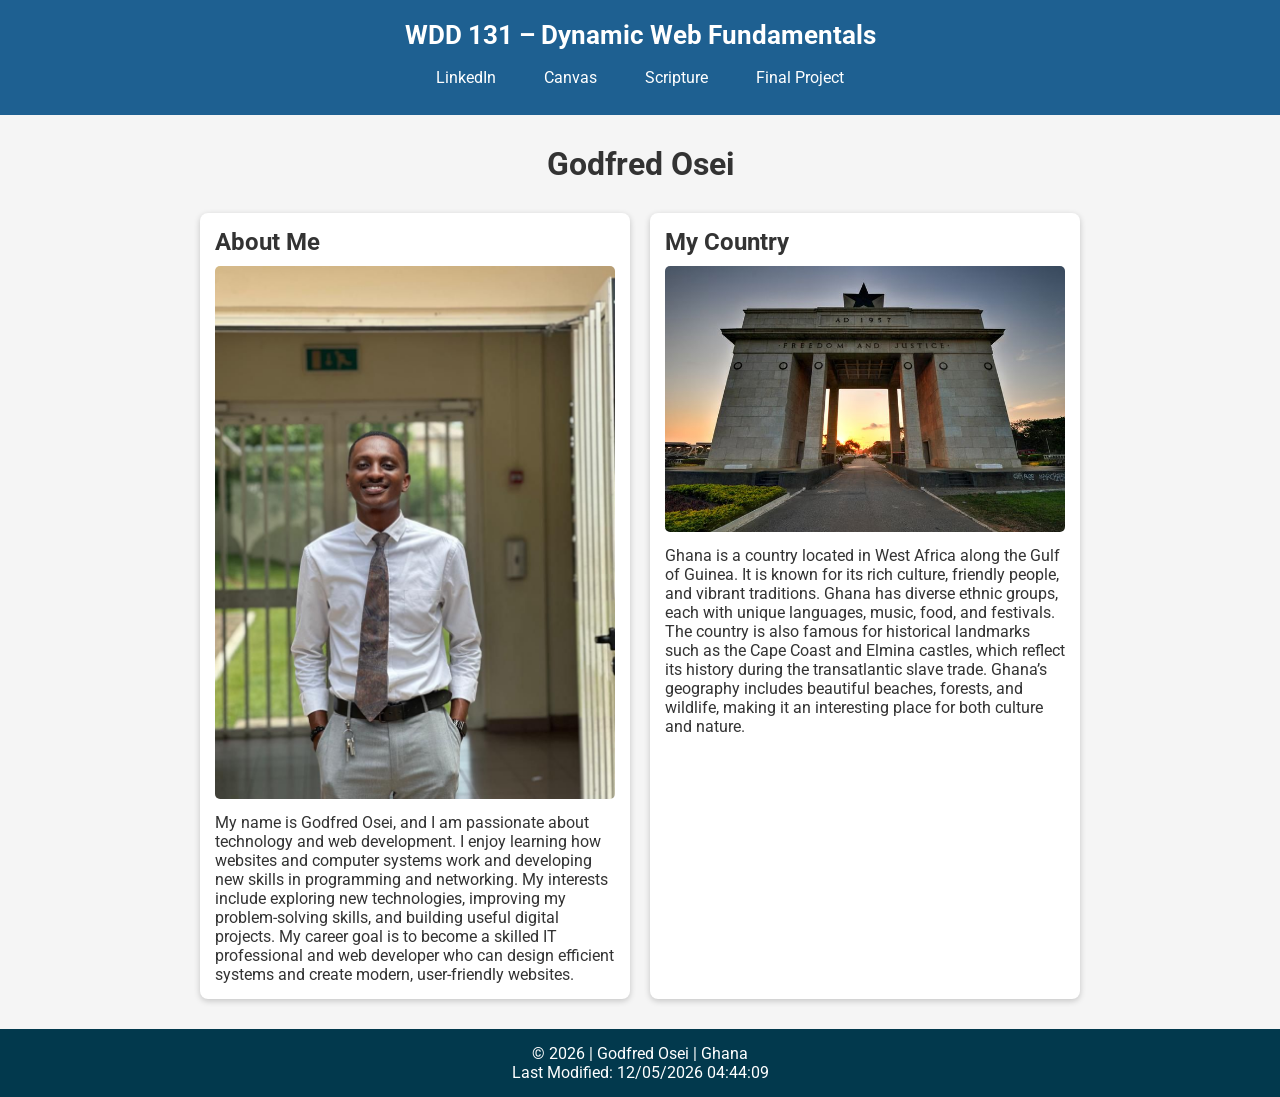
<file: index.html>
<!DOCTYPE html>
<html lang="en">

<head>
    <meta charset="UTF-8">
    <meta name="viewport" content="width=device-width, initial-scale=1.0">

    <title>WDD 131 – Dynamic Web Fundamentals – Godfred Osei</title>

    <meta name="description"
        content="WDD 131 – Dynamic Web Fundamentals. Home page of Godfred Osei showing personal info, country info and course links.">
    <meta name="author" content="Godfred Osei">

    <link rel="stylesheet" href="styles/base.css">

    <script src="scripts/getdates.js" defer></script>

    <link rel="preconnect" href="https://fonts.googleapis.com">
    <link rel="preconnect" href="https://fonts.gstatic.com" crossorigin>
    <link href="https://fonts.googleapis.com/css2?family=Roboto&family=Merriweather&display=swap" rel="stylesheet">

</head>

<body>

    <header>

        <span id="course-title">WDD 131 – Dynamic Web Fundamentals</span>

        <nav>
            <a href="https://www.linkedin.com/in/osei-godfred/">LinkedIn</a>
            <a href="https://byupw.instructure.com/">Canvas</a>
            <a
                href="https://www.churchofjesuschrist.org/study/scriptures/bofm/ether/12?lang=eng&id=p27#p27">Scripture</a>
            <a href="#">Final Project</a>
        </nav>

    </header>


    <main>

        <h1>Godfred Osei</h1>

        <section class="card">

            <h2>About Me</h2>

            <img src="images/profile.jpeg" alt="Profile Photo">

            <p>
                My name is Godfred Osei, and I am passionate about technology and web development. I enjoy learning how
                websites and computer systems work and developing new skills in programming and networking. My interests
                include exploring new technologies, improving my problem-solving skills, and building useful digital
                projects. My career goal is to become a skilled IT professional and web developer who can design
                efficient systems and create modern, user-friendly websites.
            </p>

        </section>


        <section class="card">

            <h2>My Country</h2>

            <img src="images/blackstar.jpeg" alt="Country Image">

            <p>
                Ghana is a country located in West Africa along the Gulf of Guinea. It is known for its rich culture,
                friendly people, and vibrant traditions. Ghana has diverse ethnic groups, each with unique languages,
                music, food, and festivals. The country is also famous for historical landmarks such as the Cape Coast
                and Elmina castles, which reflect its history during the transatlantic slave trade. Ghana’s geography
                includes beautiful beaches, forests, and wildlife, making it an interesting place for both culture and
                nature.
            </p>

        </section>

    </main>


    <footer>

        <p>
            © <span id="currentyear"></span> | Godfred Osei | Ghana
        </p>

        <p id="lastModified"></p>

    </footer>

</body>

</html>
</file>
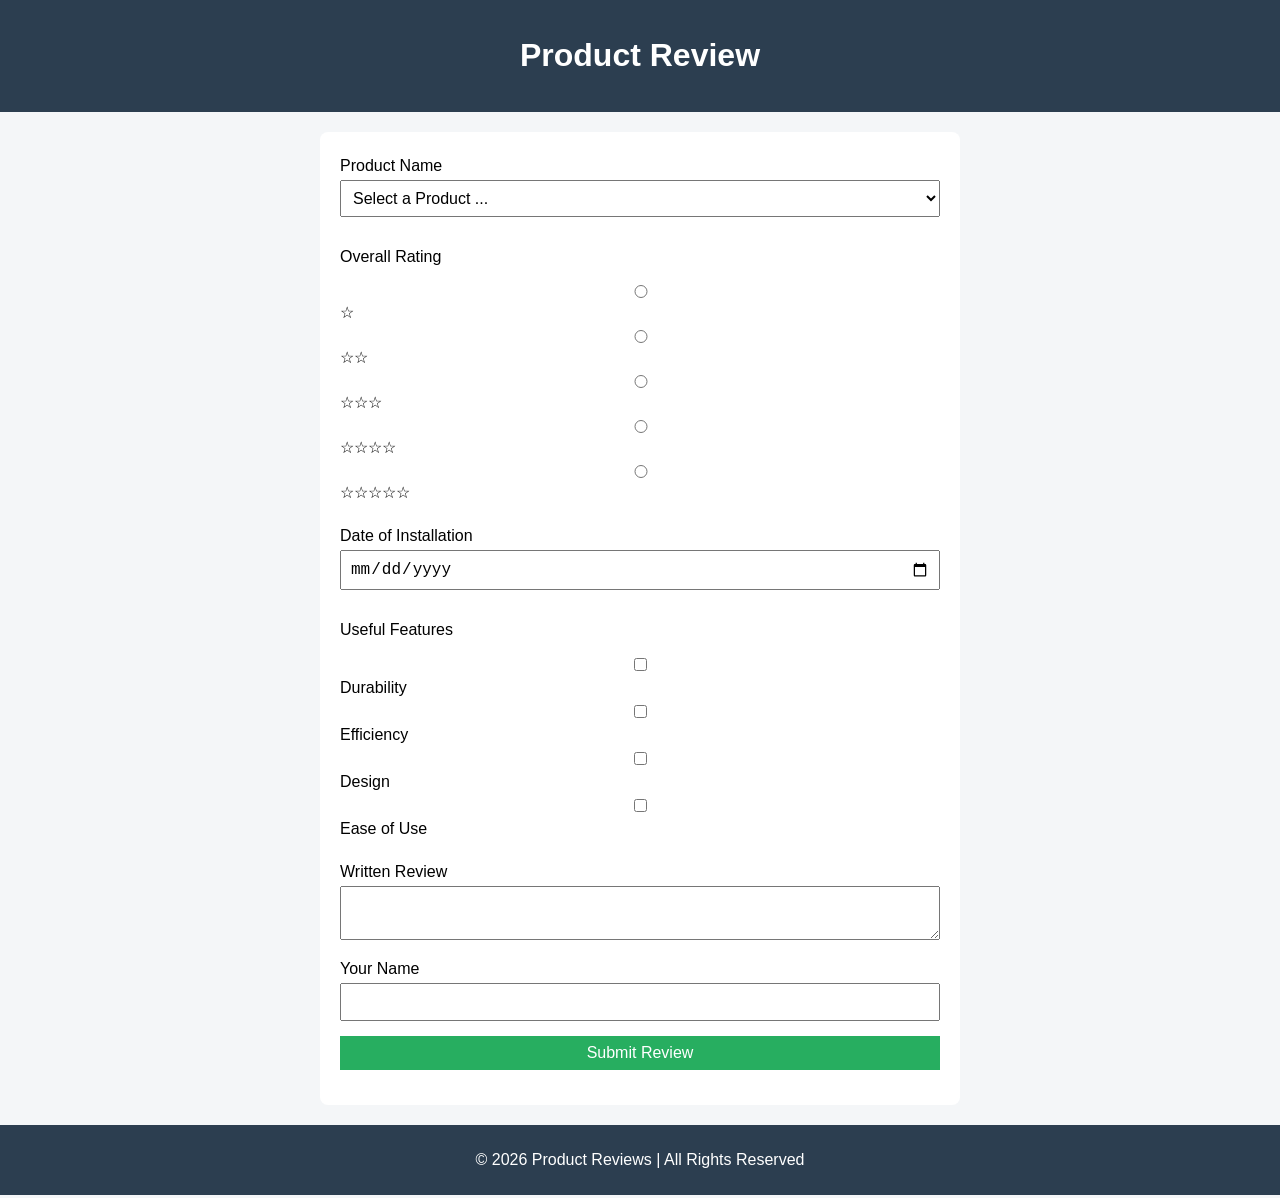
<file: form.html>
<!DOCTYPE html>
<html lang="en">
<head>
    <meta charset="UTF-8">
    <meta name="viewport" content="width=device-width, initial-scale=1.0">

    <title>Product Review Form</title>

    <!-- ✅ REQUIRED META TAGS -->
    <meta name="description" content="Submit a product review including rating, installation date, useful features, and feedback.">
    <meta name="author" content="Godfred Osei">

    <link rel="stylesheet" href="styles/form.css">
    <script src="scripts/form.js" defer></script>
</head>

<body>

<header>
    <h1>Product Review</h1>
</header>

<main>
    <form method="get" action="review.html">

        <!-- Product Name -->
        <div class="form-group">
            <label for="product">Product Name</label>
            <select id="product" name="product" required>
                <option value="" disabled selected>Select a Product ...</option>
            </select>
        </div>

        <!-- Rating -->
        <div class="form-group">
            <p>Overall Rating</p>

            <input type="radio" id="star1" name="rating" value="1" required>
            <label for="star1">☆</label>

            <input type="radio" id="star2" name="rating" value="2" required>
            <label for="star2">☆☆</label>

            <input type="radio" id="star3" name="rating" value="3" required>
            <label for="star3">☆☆☆</label>

            <input type="radio" id="star4" name="rating" value="4" required>
            <label for="star4">☆☆☆☆</label>

            <input type="radio" id="star5" name="rating" value="5" required>
            <label for="star5">☆☆☆☆☆</label>
        </div>

        <!-- Date -->
        <div class="form-group">
            <label for="installDate">Date of Installation</label>
            <input type="date" id="installDate" name="installDate" required>
        </div>

        <!-- Features -->
        <div class="form-group">
            <p>Useful Features</p>

            <input type="checkbox" id="feature1" name="features" value="Durability">
            <label for="feature1">Durability</label>

            <input type="checkbox" id="feature2" name="features" value="Efficiency">
            <label for="feature2">Efficiency</label>

            <input type="checkbox" id="feature3" name="features" value="Design">
            <label for="feature3">Design</label>

            <input type="checkbox" id="feature4" name="features" value="Ease of Use">
            <label for="feature4">Ease of Use</label>
        </div>

        <!-- Review -->
        <div class="form-group">
            <label for="review">Written Review</label>
            <textarea id="review" name="review"></textarea>
        </div>

        <!-- Username -->
        <div class="form-group">
            <label for="username">Your Name</label>
            <input type="text" id="username" name="username">
        </div>

        <!-- Submit -->
        <div class="form-group">
            <input type="submit" value="Submit Review">
        </div>

    </form>
</main>

<footer>
    <p>&copy; 2026 Product Reviews | All Rights Reserved</p>
</footer>

</body>
</html>
</file>
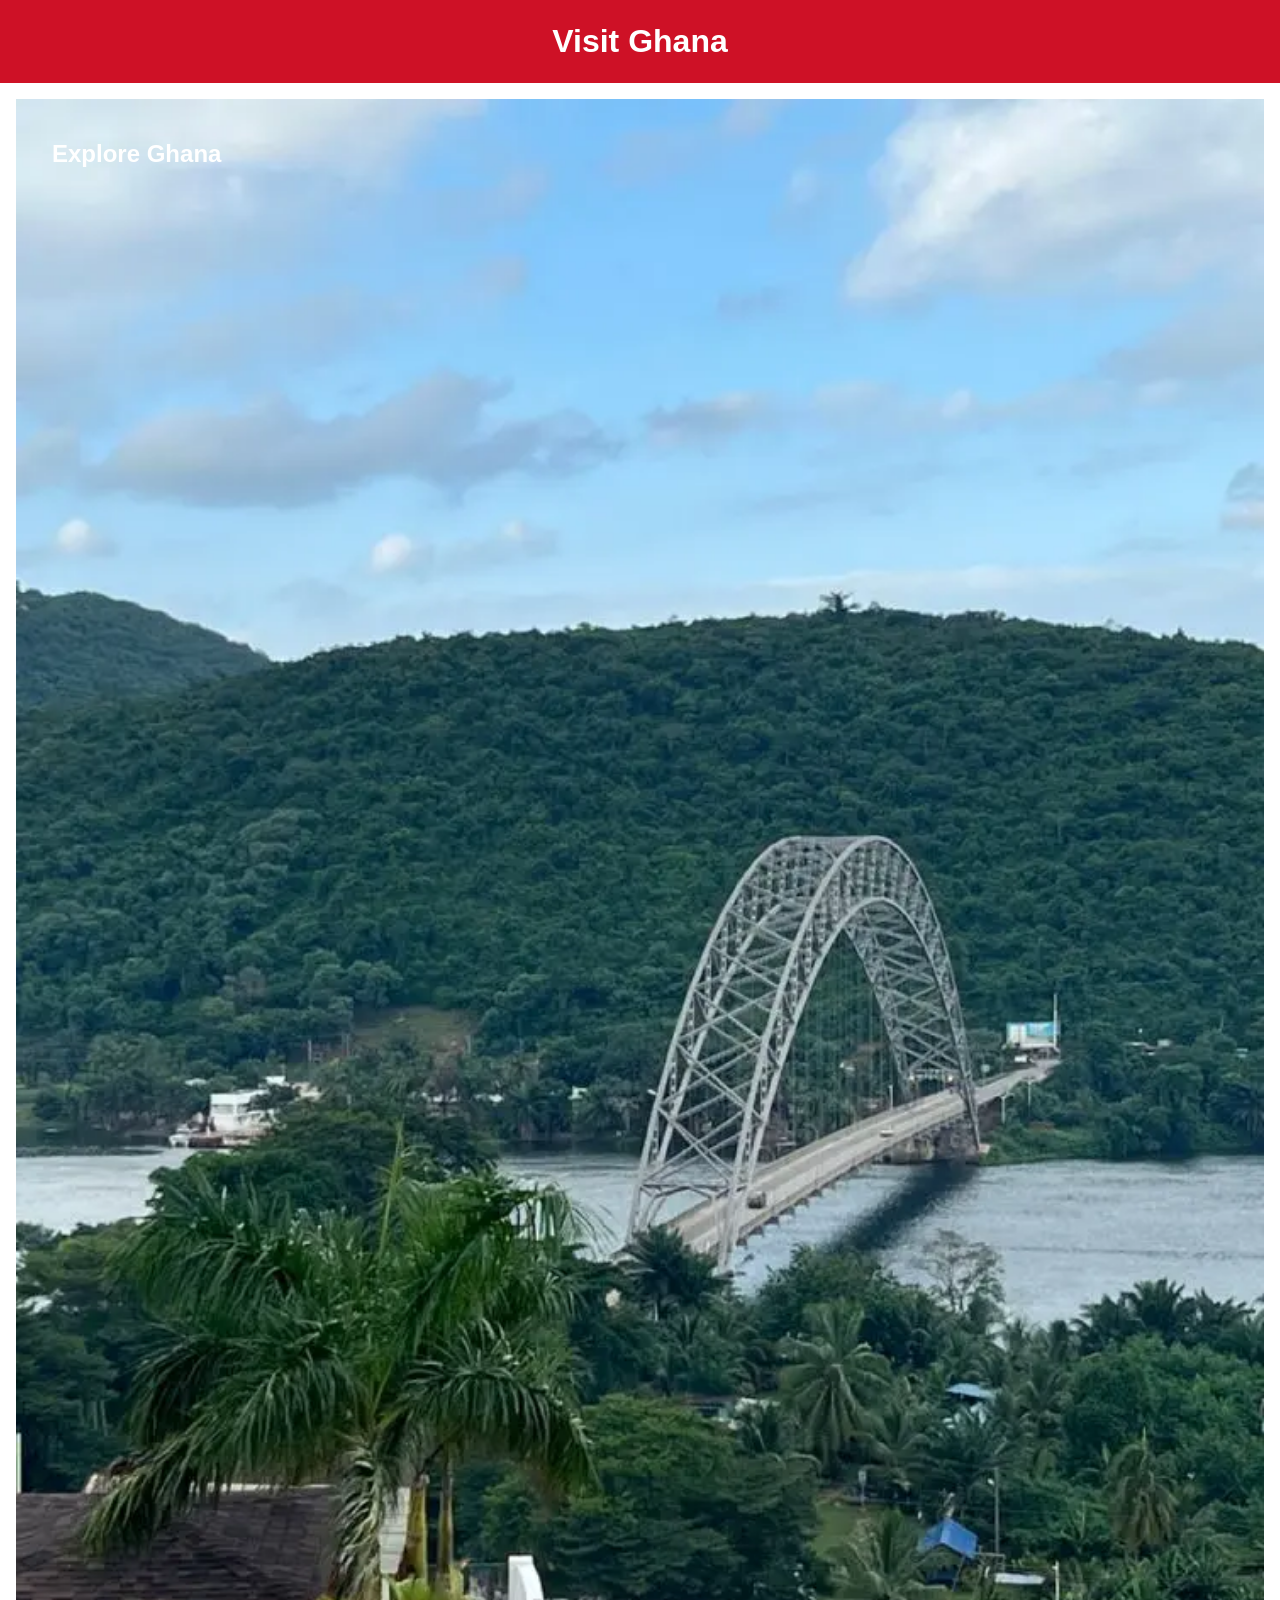
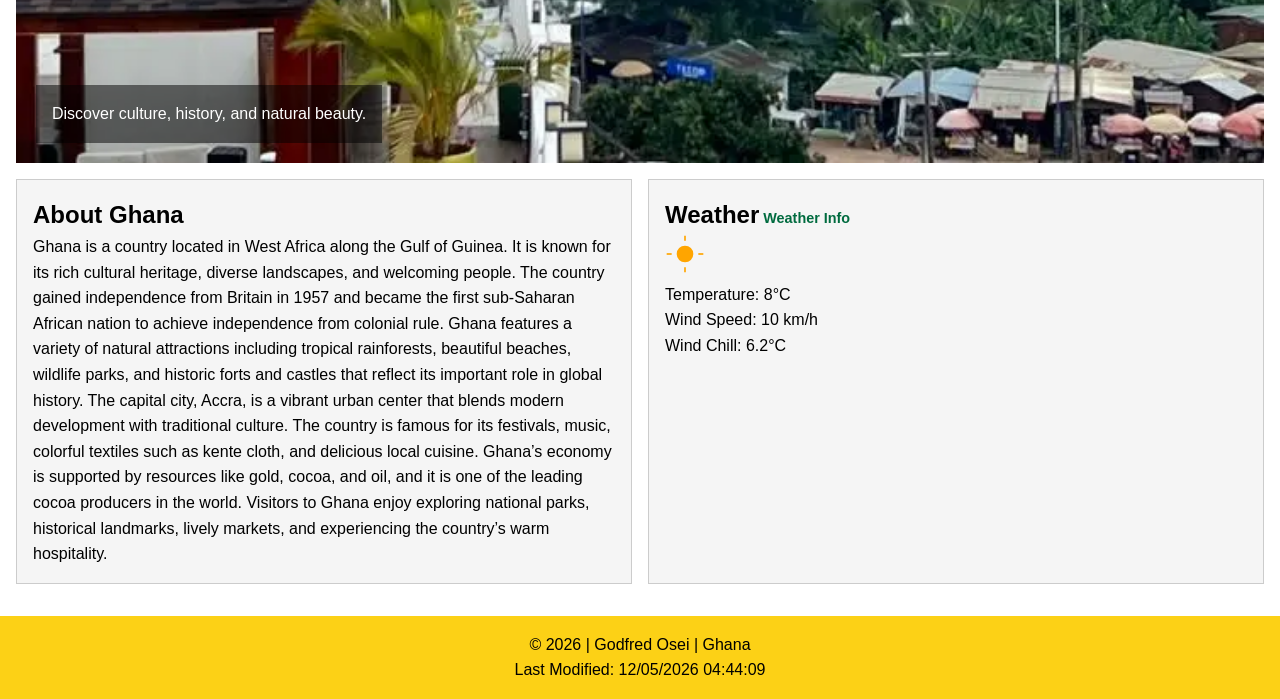
<file: place.html>
<!DOCTYPE html>
<html lang="en-US">

<head>
    <meta charset="utf-8">
    <meta name="viewport" content="width=device-width, initial-scale=1.0">
    <title>Visit Ghana</title>
    <meta name="description" content="Visit Ghana page by Godfred Osei showcasing culture, attractions, and weather.">
    <meta name="author" content="Godfred Osei">

    <link rel="stylesheet" href="styles/place.css">

    <script src="js/place.js" defer></script>
</head>

<body>

    <header>
        <h1>Visit Ghana</h1>
    </header>

    <main>

        <section class="hero">
            <picture>
                <source srcset="images/ghana-large.webp" media="(min-width: 768px)">
                <img src="images/ghana-small.webp" alt="Beautiful landscape of Ghana">
            </picture>

            <!-- Overlay text for hero -->
            <h2>Explore Ghana</h2>
            <article>
                <p>Discover culture, history, and natural beauty.</p>
            </article>
        </section>

        <section class="info">
            <h2>About Ghana</h2>
            <p>
                Ghana is a country located in West Africa along the Gulf of Guinea. It is known for its rich cultural
                heritage, diverse landscapes, and welcoming people. The country gained independence from Britain in 1957
                and became the first sub-Saharan African nation to achieve independence from colonial rule.

                Ghana features a variety of natural attractions including tropical rainforests, beautiful beaches,
                wildlife parks, and historic forts and castles that reflect its important role in global history. The
                capital city, Accra, is a vibrant urban center that blends modern development with traditional culture.

                The country is famous for its festivals, music, colorful textiles such as kente cloth, and delicious
                local cuisine. Ghana’s economy is supported by resources like gold, cocoa, and oil, and it is one of the
                leading cocoa producers in the world.

                Visitors to Ghana enjoy exploring national parks, historical landmarks, lively markets, and experiencing
                the country’s warm hospitality.

            </p>
        </section>

        <section class="weather">

            <h2>Weather</h2>

            <svg width="40" height="40" viewBox="0 0 24 24">
                <circle cx="12" cy="12" r="5" fill="orange" />
                <g stroke="orange">
                    <line x1="12" y1="1" x2="12" y2="4" />
                    <line x1="12" y1="20" x2="12" y2="23" />
                    <line x1="1" y1="12" x2="4" y2="12" />
                    <line x1="20" y1="12" x2="23" y2="12" />
                </g>
            </svg>

            <p>Temperature: <span id="temp">8</span>°C</p>
            <p>Wind Speed: <span id="speed">10</span> km/h</p>
            <p>Wind Chill: <span id="windchill"></span></p>

        </section>

    </main>

    <footer>

        <p>
            © <span id="year"></span> | Godfred Osei | Ghana
        </p>

        <p id="lastModified"></p>

    </footer>

</body>

</html>
</file>
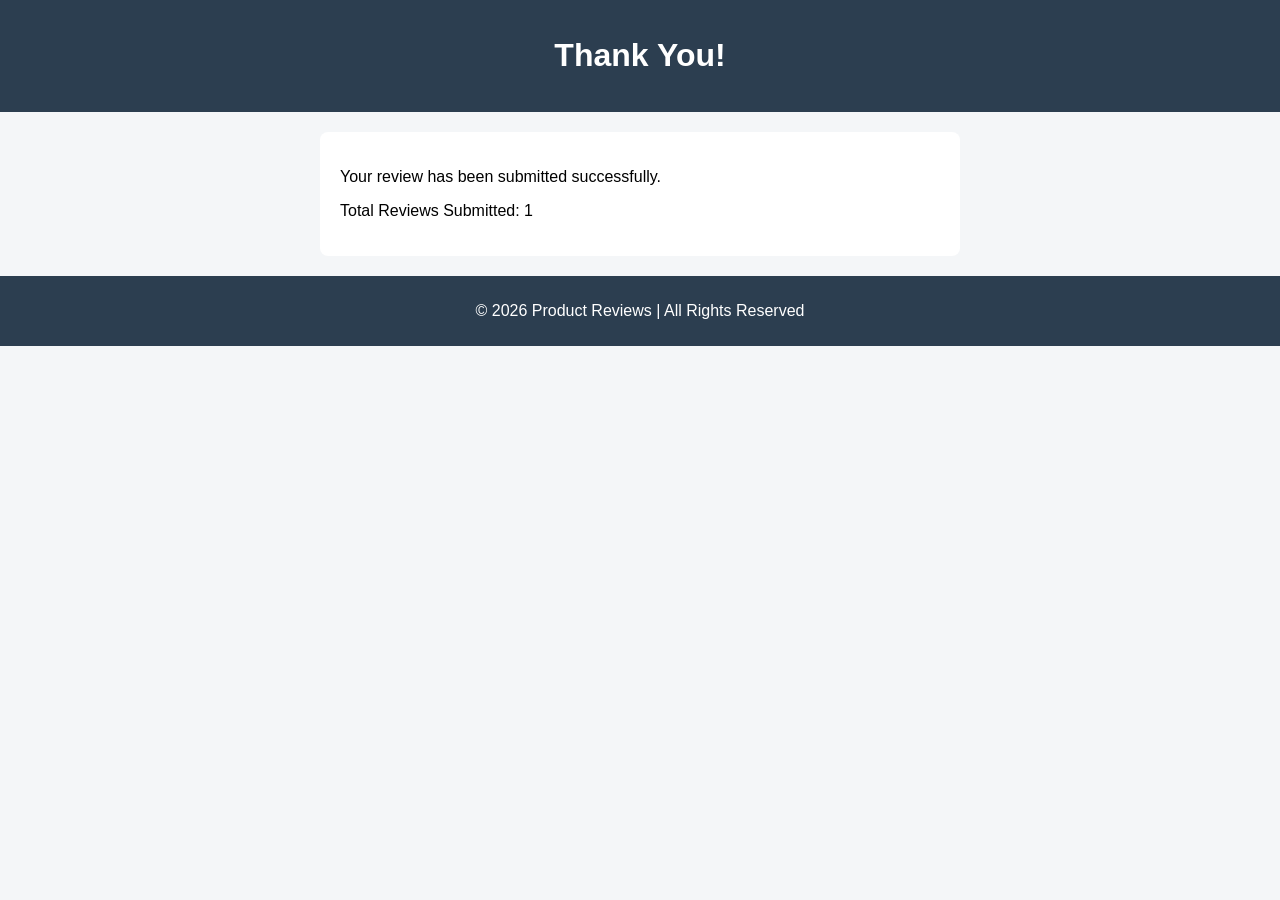
<file: review.html>
<!DOCTYPE html>
<html lang="en">
<head>
    <meta charset="UTF-8">
    <meta name="viewport" content="width=device-width, initial-scale=1.0">

    <title>Review Submitted</title>

    <meta name="description" content="Confirmation page for submitted product reviews.">
    <meta name="author" content="Godfred Osei">

    <link rel="stylesheet" href="styles/form.css">
    <script src="scripts/review.js" defer></script>
</head>

<body>

<header>
    <h1>Thank You!</h1>
</header>

<main>
    <p>Your review has been submitted successfully.</p>
    <p id="counter"></p>
</main>

<footer>
    <p>&copy; 2026 Product Reviews | All Rights Reserved</p>
</footer>

</body>
</html>
</file>
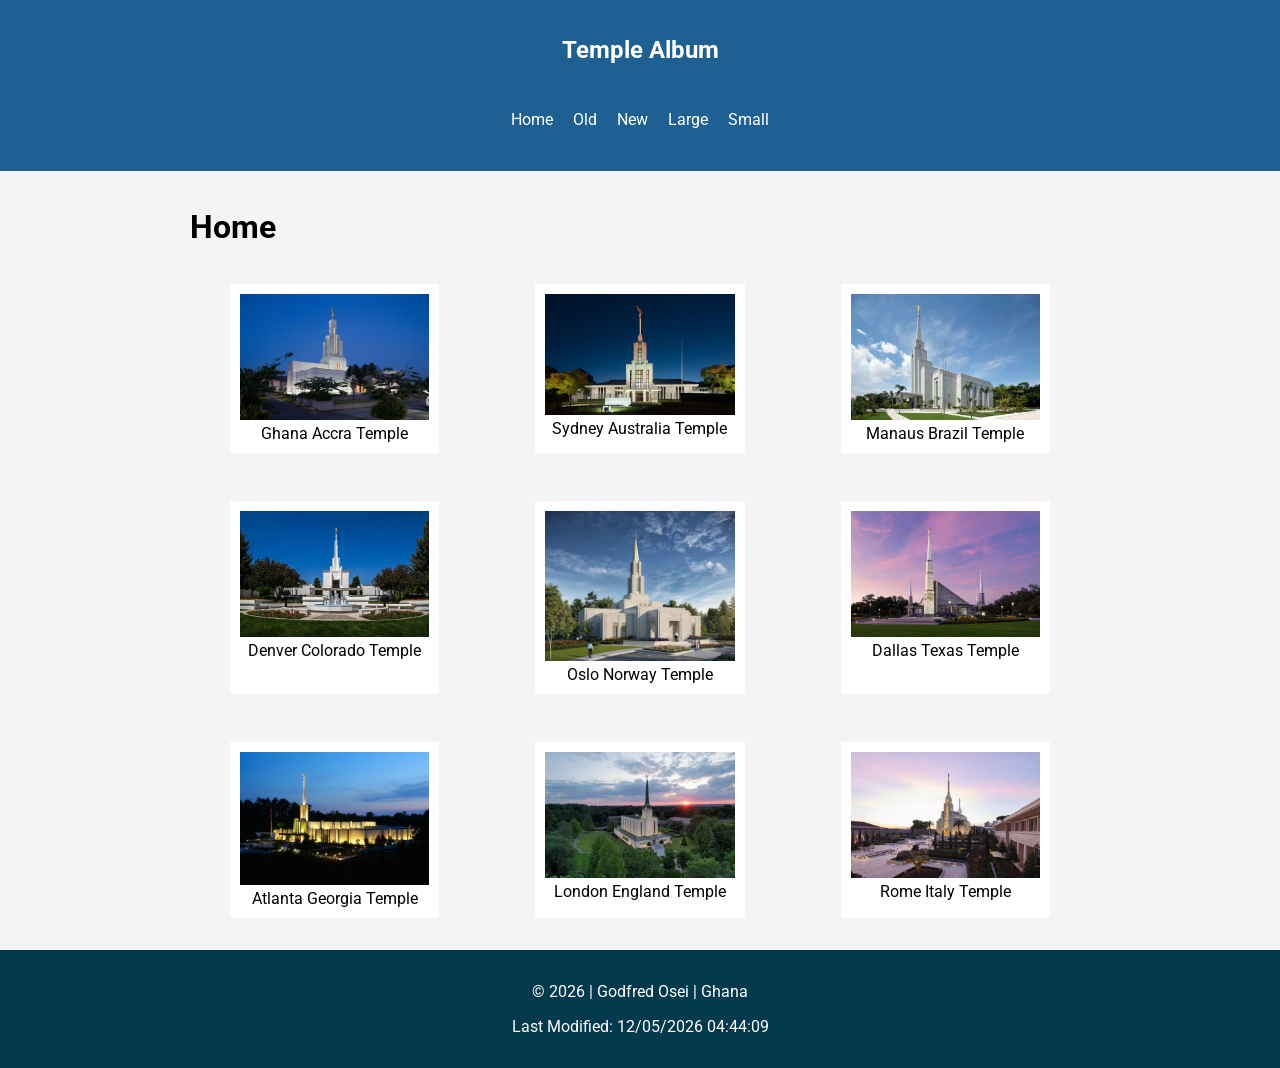
<file: temples.html>
<!DOCTYPE html>
<html lang="en">

<head>
    <meta charset="UTF-8">
    <meta name="viewport" content="width=device-width, initial-scale=1.0">
    <title>Temple Album</title>
    <meta name="description"
        content="This page displays information about temples, including temple locations, history, and features using HTML, CSS, and JavaScript.">
    <meta name="author" content="Godfred Osei">
    <link rel="stylesheet" href="styles/temples.css">
    <link rel="stylesheet" href="styles/temples-large.css">
    <link href="https://fonts.googleapis.com/css2?family=Roboto&family=Merriweather&display=swap" rel="stylesheet">
    <link rel="preconnect" href="https://fonts.googleapis.com">
    <link rel="preconnect" href="https://fonts.gstatic.com" crossorigin>
    <script src="scripts/temples.js" defer></script>
</head>

<body>
    <header>
        <h2>Temple Album</h2>

        <button id="menu">☰</button>

        <nav>
            <ul class="navigation">
                <li><a href="#">Home</a></li>
                <li><a href="#">Old</a></li>
                <li><a href="#">New</a></li>
                <li><a href="#">Large</a></li>
                <li><a href="#">Small</a></li>
            </ul>
        </nav>
    </header>

    <main>
        <h1>Home</h1>

        <div class="container">

            <figure>
                <img src="images/temple1.jpg" alt="Temple 1">
                <figcaption>Ghana Accra Temple</figcaption>
            </figure>

            <figure>
                <img src="images/temple2.jpg" alt="Temple 2">
                <figcaption>Sydney Australia Temple</figcaption>
            </figure>

            <figure>
                <img src="images/temple3.jpg" alt="Temple 3">
                <figcaption>Manaus Brazil Temple</figcaption>
            </figure>

            <figure>
                <img src="images/temple4.jpg" alt="Temple 4">
                <figcaption>Denver Colorado Temple</figcaption>
            </figure>

            <figure>
                <img src="images/temple5.jpg" alt="Temple 5">
                <figcaption>Oslo Norway Temple</figcaption>
            </figure>

            <figure>
                <img src="images/temple6.jpg" alt="Temple 6">
                <figcaption>Dallas Texas Temple</figcaption>
            </figure>

            <figure>
                <img src="images/temple7.jpg" alt="Temple 7">
                <figcaption>Atlanta Georgia Temple</figcaption>
            </figure>

            <figure>
                <img src="images/temple8.jpg" alt="Temple 8">
                <figcaption>London England Temple</figcaption>
            </figure>

            <figure>
                <img src="images/temple9.jpg" alt="Temple 9">
                <figcaption>Rome Italy Temple</figcaption>
            </figure>
        </div>
    </main>

    <footer>
        <p>© <span id="year"></span> | Godfred Osei | Ghana</p>
        <p id="lastModified"></p>
    </footer>
</body>

</html>
</file>
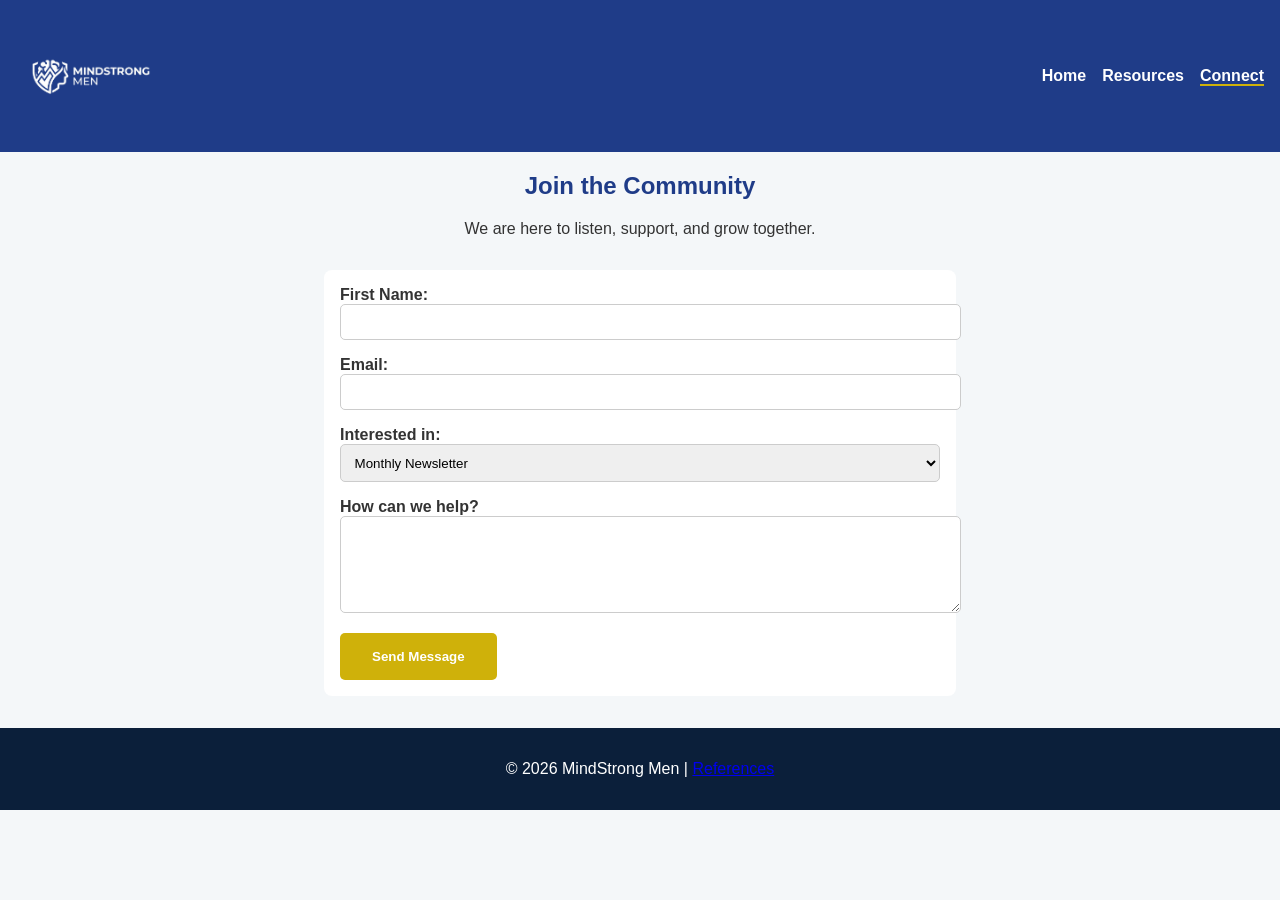
<file: project/contact.html>
<!DOCTYPE html>
<html lang="en">

<head>
    <meta charset="UTF-8">
    <meta name="viewport" content="width=device-width, initial-scale=1.0">

    <title>Connect | MindStrong Men</title>

    <meta name="description" content="Join the MindStrong Men community and share your thoughts or get support.">
    <meta name="author" content="Godfred Osei">

    <link rel="stylesheet" href="styles/site.css">
    <script src="scripts/main.js" defer></script>
</head>

<body>

    <header>
        <a href="index.html" class="logo">
            <img src="images/logo.webp" alt="MindStrong Men Logo">
        </a>

        <nav aria-label="Main navigation">
            <button id="menu-button">☰</button>

            <ul id="nav-menu">
                <li><a href="index.html">Home</a></li>
                <li><a href="resources.html">Resources</a></li>
                <li><a href="contact.html" class="active">Connect</a></li>
            </ul>
        </nav>
    </header>

    <main>

        <section class="form-section">
            <h1>Join the Community</h1>
            <p>We are here to listen, support, and grow together.</p>

            <!-- FORM (JS CONNECTED) -->
            <form id="join-form">

                <label for="fname">First Name:</label>
                <input type="text" id="fname" name="fname" required>

                <label for="user-email">Email:</label>
                <input type="email" id="user-email" name="user-email" required>

                <label for="interest">Interested in:</label>
                <select id="interest" name="interest">
                    <option value="newsletter">Monthly Newsletter</option>
                    <option value="support">Support Groups</option>
                    <option value="volunteer">Volunteering</option>
                </select>

                <label for="message">How can we help?</label>
                <textarea id="message" name="message" rows="5"></textarea>

                <button type="submit">Send Message</button>

            </form>

            <!-- REQUIRED FOR JS FEEDBACK -->
            <p id="form-result"></p>

        </section>

    </main>

    <footer>
        <p>
            &copy; <span id="current-year"></span> MindStrong Men |
            <a href="references.html">References</a>
        </p>
    </footer>

</body>

</html>
</file>
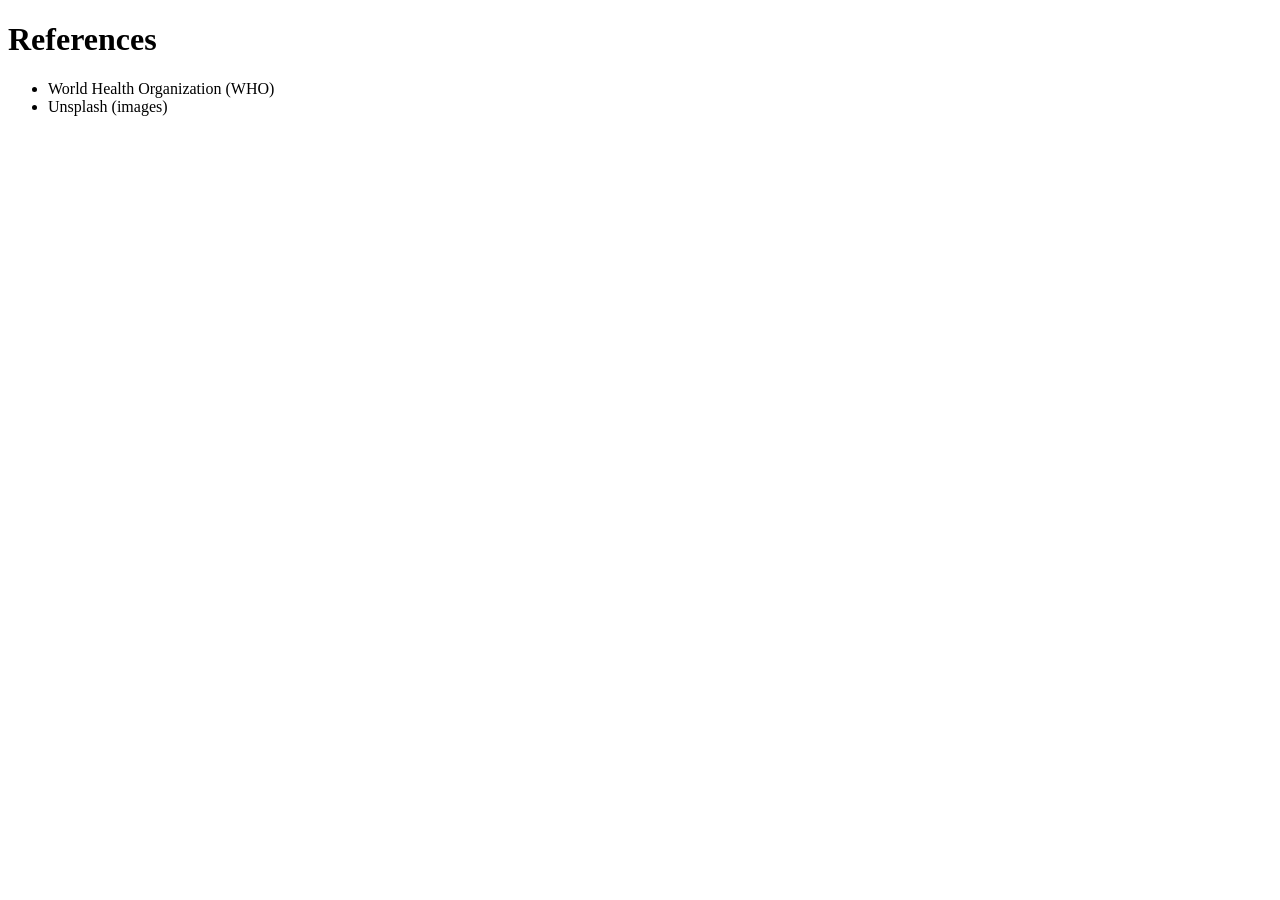
<file: project/references.html>
<!DOCTYPE html>
<html lang="en">
<head>
  <meta charset="UTF-8">
  <meta name="viewport" content="width=device-width, initial-scale=1.0">
  <title>References</title>
</head>
<body>

<h1>References</h1>

<ul>
  <li>World Health Organization (WHO)</li>
  <li>Unsplash (images)</li>
</ul>

</body>
</html>
</file>
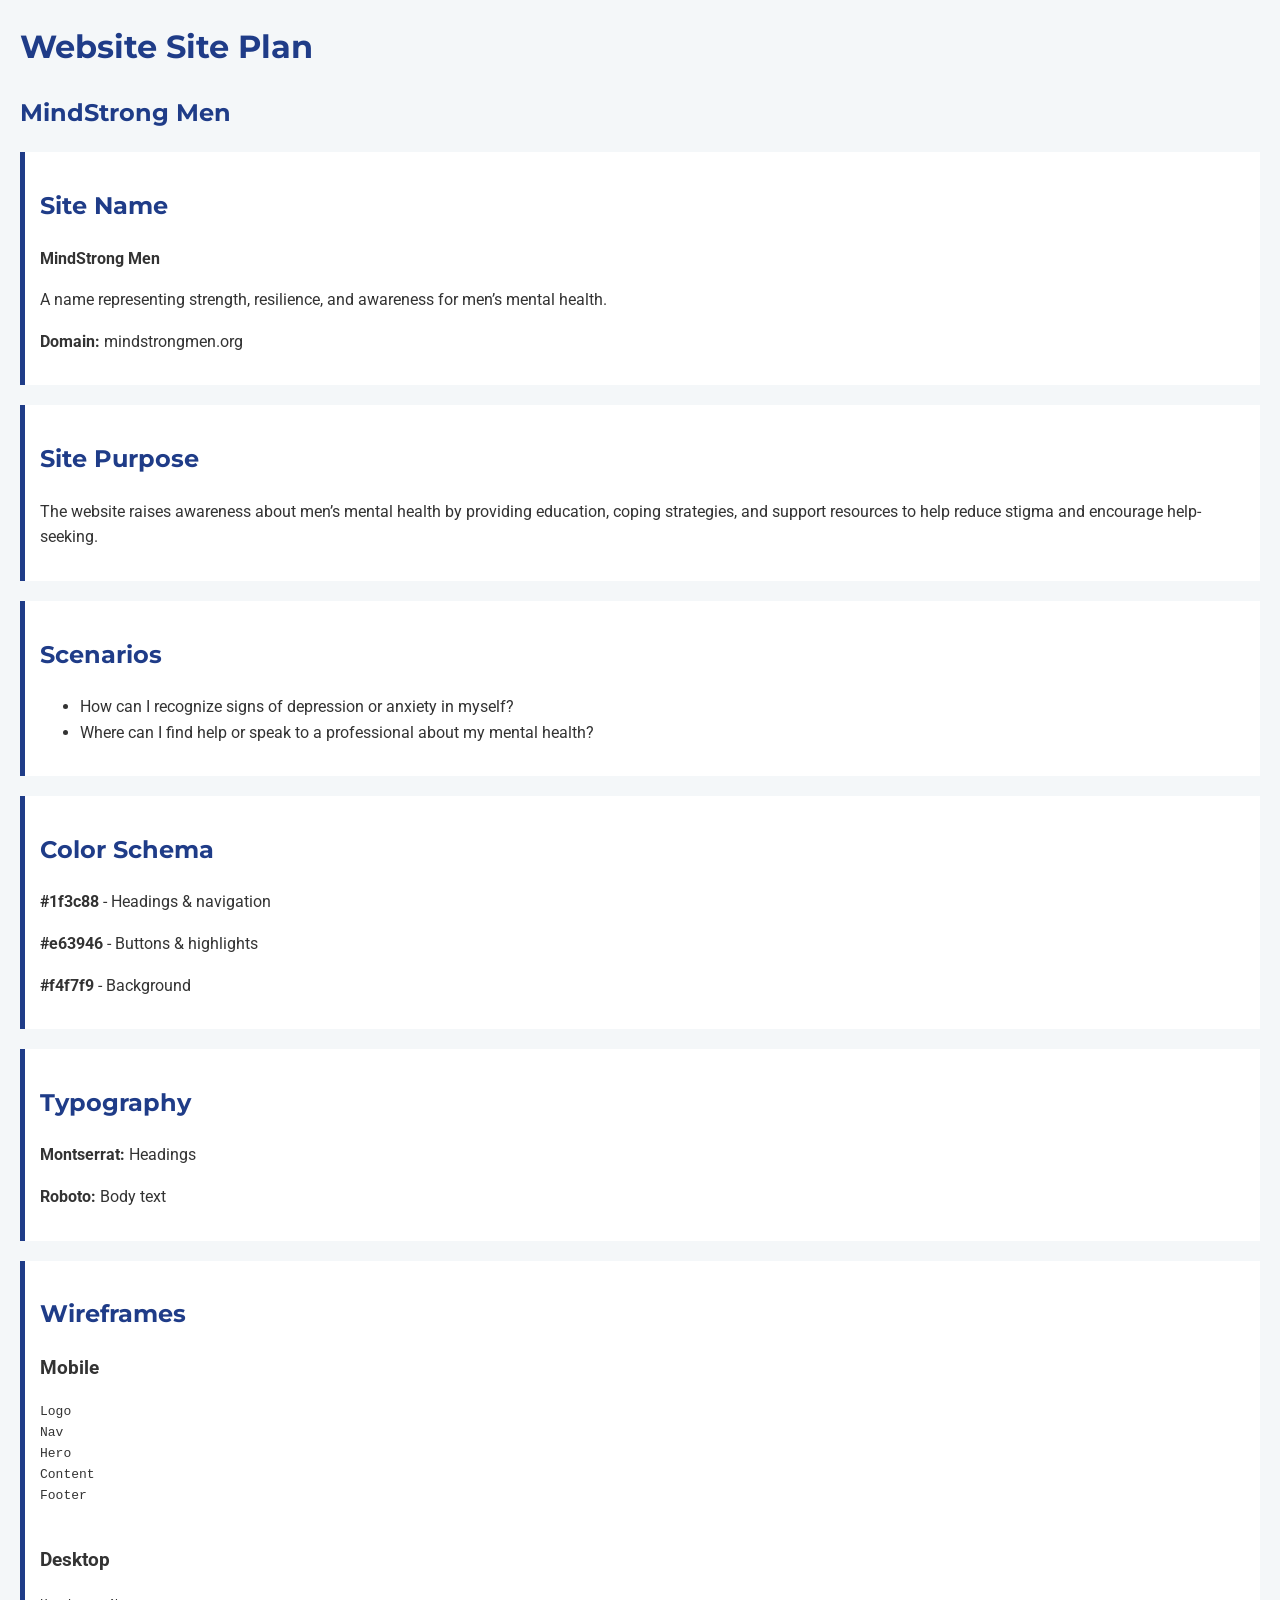
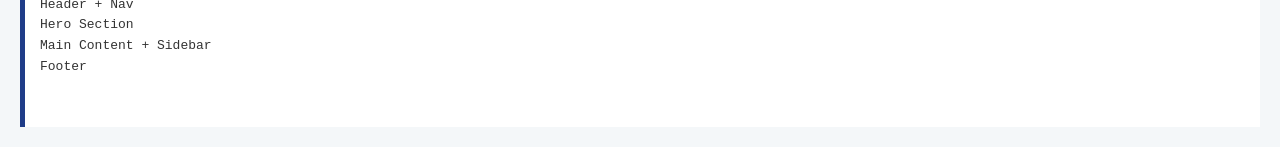
<file: project/siteplan.html>
<!DOCTYPE html>
<html lang="en">

<head>
  <meta charset="UTF-8">
  <meta name="viewport" content="width=device-width, initial-scale=1.0">

  <!-- REQUIRED META TAGS -->
  <meta name="description"
    content="Site plan for MindStrong Men - a men's mental health awareness website promoting wellness and support resources.">
  <meta name="author" content="Godfred Osei">

  <title>Site Plan | MindStrong Men</title>

  <!-- REQUIRED GOOGLE FONTS PRECONNECT -->
  <link rel="preconnect" href="https://fonts.googleapis.com">
  <link rel="preconnect" href="https://fonts.gstatic.com" crossorigin>

  <!-- GOOGLE FONTS -->
  <link href="https://fonts.googleapis.com/css2?family=Roboto&family=Montserrat:wght@600&display=swap" rel="stylesheet">

  <!-- EXTERNAL CSS (REQUIRED) -->
  <link rel="stylesheet" href="styles/siteplan.css">
</head>

<body>

  <h1>Website Site Plan</h1>
  <h2>MindStrong Men</h2>

  <section>
    <h2>Site Name</h2>
    <p><strong>MindStrong Men</strong></p>
    <p>
      A name representing strength, resilience, and awareness for men’s mental health.
    </p>
    <p><strong>Domain:</strong> mindstrongmen.org</p>
  </section>

  <section>
    <h2>Site Purpose</h2>
    <p>
      The website raises awareness about men’s mental health by providing education,
      coping strategies, and support resources to help reduce stigma and encourage help-seeking.
    </p>
  </section>

  <section>
    <h2>Scenarios</h2>
    <ul>
      <li>How can I recognize signs of depression or anxiety in myself?</li>
      <li>Where can I find help or speak to a professional about my mental health?</li>
    </ul>
  </section>

  <section>
    <h2>Color Schema</h2>
    <p><strong>#1f3c88</strong> - Headings & navigation</p>
    <p><strong>#e63946</strong> - Buttons & highlights</p>
    <p><strong>#f4f7f9</strong> - Background</p>
  </section>

  <section>
    <h2>Typography</h2>
    <p><strong>Montserrat:</strong> Headings</p>
    <p><strong>Roboto:</strong> Body text</p>
  </section>

  <section>
    <h2>Wireframes</h2>

    <h3>Mobile</h3>
    <pre>
Logo
Nav
Hero
Content
Footer
    </pre>

    <h3>Desktop</h3>
    <pre>
Header + Nav
Hero Section
Main Content + Sidebar
Footer
    </pre>
  </section>

</body>

</html>
</file>
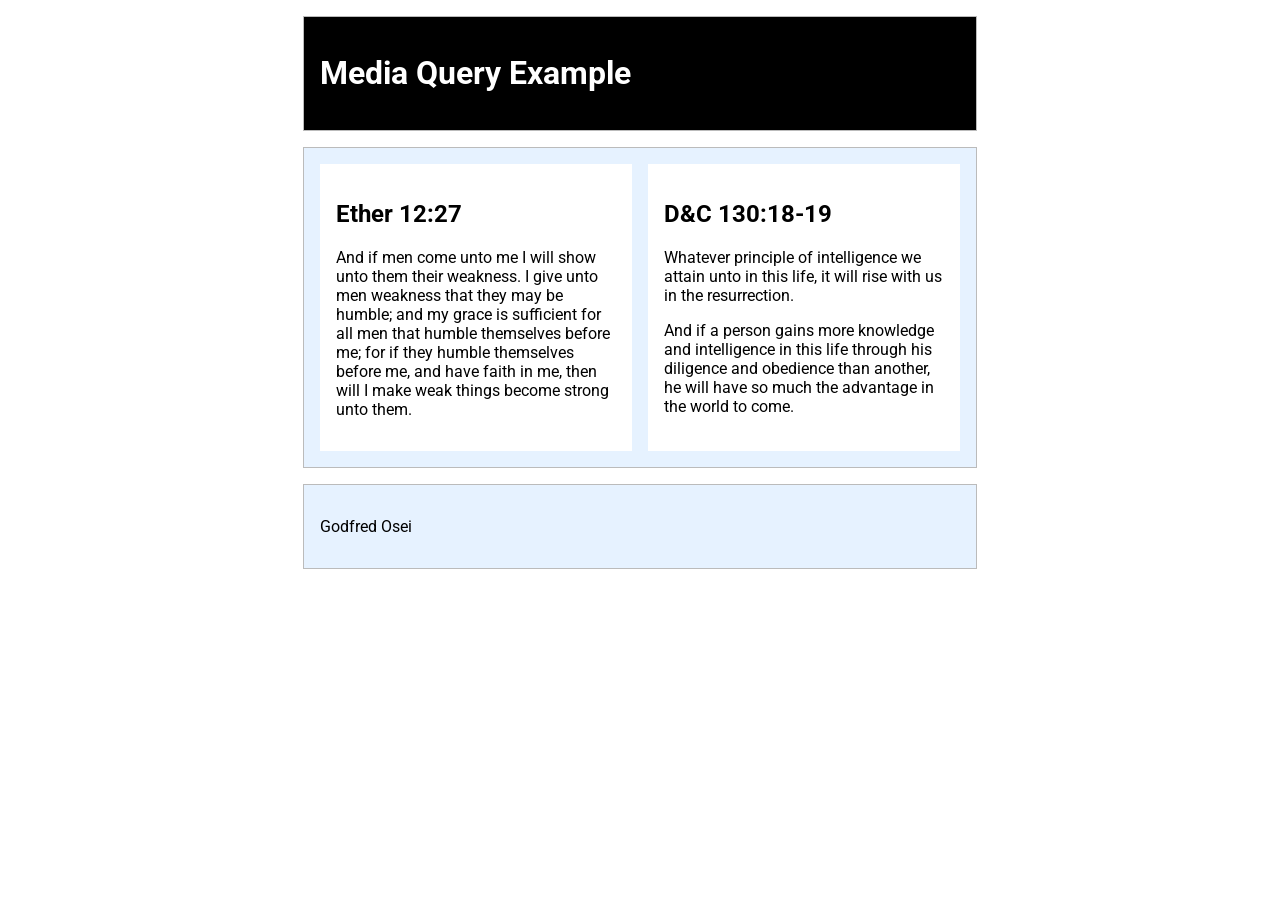
<file: week02/media-query.html>
<!DOCTYPE html>
<html lang="en">

<head>
    <meta charset="UTF-8">
    <meta name="viewport" content="width=device-width, initial-scale=1.0">

    <title>Media Query Example</title>
    <meta name="description" content="An example of using media queries in CSS to create responsive web designs.">
    <meta name="author" content="Godfred Osei">
    <link rel="preconnect" href="https://fonts.googleapis.com">
    <link rel="preconnect" href="https://fonts.gstatic.com" crossorigin>
    <link href="https://fonts.googleapis.com/css2?family=Roboto&family=Merriweather&display=swap" rel="stylesheet">
    <link rel="stylesheet" href="styles/media-query.css">
    <link rel="stylesheet" href="styles/media-query-large.css" media="(min-width: 600px)">
</head>

<body>
    <header>
        <h1>Media Query Example</h1>
    </header>

    <main>
        <section class="card">
            <h2>Ether 12:27</h2>
            <p>
                And if men come unto me I will show unto them their weakness. I give unto men weakness that they may be
                humble; and my grace is sufficient for all men that humble themselves before me; for if they humble
                themselves before me, and have faith in me, then will I make weak things become strong unto them.
            </p>
        </section>
        <section class="card">
            <h2>D&C 130:18-19</h2>
            <p>
                Whatever principle of intelligence we attain unto in this life, it will rise with us in the
                resurrection.
            </p>
            <p> And if a person gains more knowledge and intelligence in this life through his diligence and
                obedience than another, he will have so much the advantage in the world to come.
            </p>
    </main>
</body>

<footer>
    <p>Godfred Osei</p>
</footer>

</html>
</file>
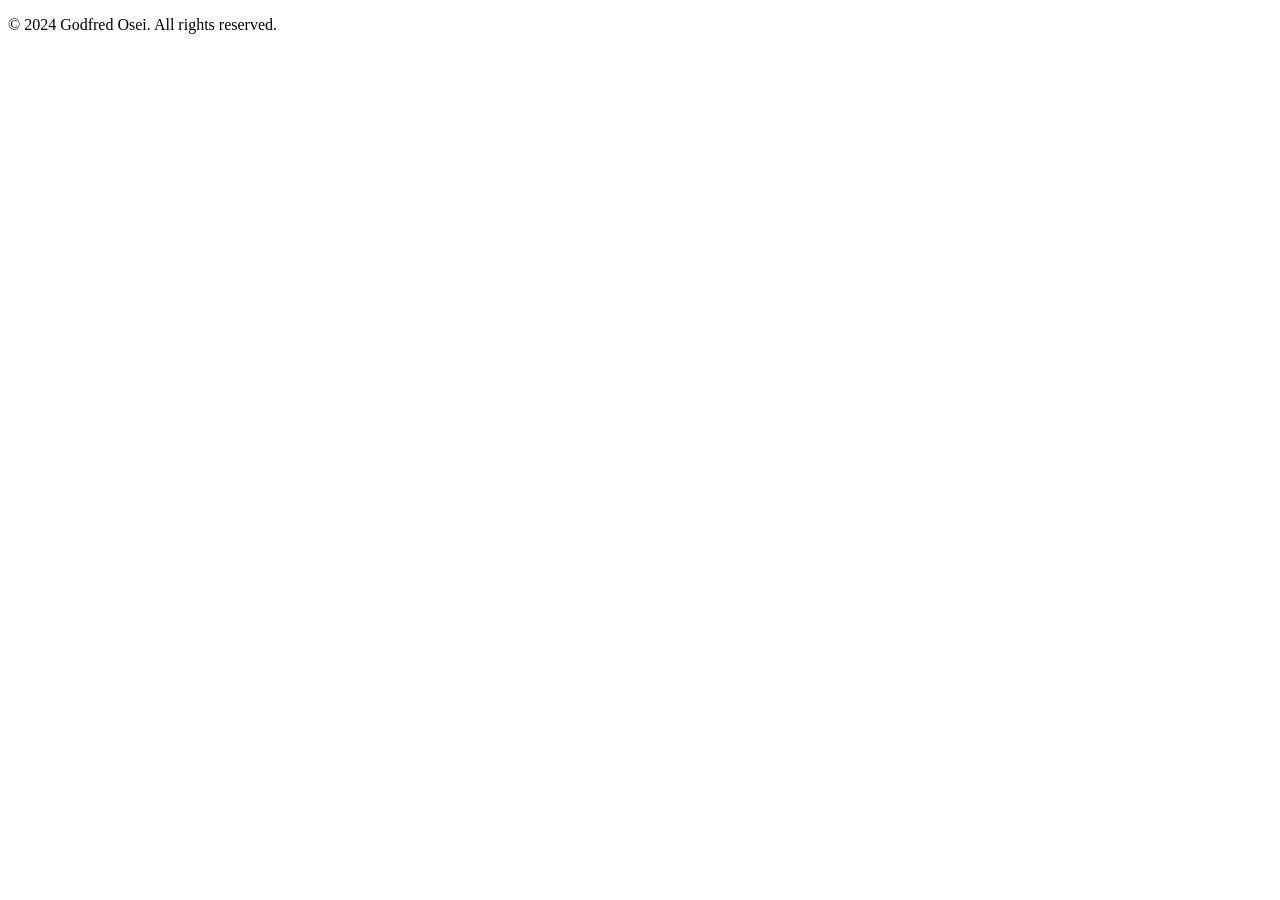
<file: week03/design.html>
<!DOCTYPE html>
<html lang="en">
<head>
    <meta charset="UTF-8">
    <meta name="viewport" content="width=device-width, initial-scale=1.0">
    <title>Document</title>
    <meta name="description" content="This page displays information about temples, including temple locations, history, and features using HTML, CSS, and JavaScript.">
    <meta name="author" content="Godfred Osei">

    <link rel="stylesheet" href="styles/design.css">
</head>
<body>
    
</body>

<footer>
    <p>&copy; 2024 Godfred Osei. All rights reserved.</p>
</html>
</file>
<file: styles/base.css>
/* Reset */
* {
    margin: 0;
    padding: 0;
    box-sizing: border-box;
}

/* Body Styling */
body {
    font-family: 'Roboto', sans-serif;
    background-color: #f5f5f5;
    color: #333;
}

/* Header */
header {
    background-color: #1e6091;
    color: white;
    text-align: center;
    padding: 20px;
}

/* Course Title */
#course-title {
    display: block;
    font-size: 1.6rem;
    font-weight: bold;
    margin-bottom: 10px;
}

/* Navigation */
nav {
    display: flex;
    justify-content: center;
    gap: 20px;
}

nav a {
    text-decoration: none;
    color: white;
    padding: 8px 14px;
    border-radius: 5px;
}

/* Hover Effect */
nav a:hover {
    background-color: #184e77;
}

/* Main Layout */
main {
    max-width: 900px;
    margin: 20px auto;
    padding: 10px;

    display: grid;
    grid-template-columns: 1fr 1fr;
    gap: 20px;
}

/* Main Heading */
main h1 {
    grid-column: span 2;
    text-align: center;
    margin-bottom: 10px;
}

/* Cards */
.card {
    background-color: white;
    padding: 15px;
    border-radius: 8px;
    box-shadow: 0px 2px 6px rgba(0, 0, 0, 0.2);
}

/* Images */
.card img {
    width: 100%;
    border-radius: 5px;
    margin: 10px 0;
}

/* Footer */
footer {
    text-align: center;
    background-color: #02394d;
    color: white;
    padding: 15px;
    margin-top: 20px;
}
</file>
<file: styles/form.css>
body {
    font-family: Arial, sans-serif;
    background-color: #f4f6f8;
    margin: 0;
}

header {
    background-color: #2c3e50;
    color: white;
    text-align: center;
    padding: 1rem;
}

main {
    max-width: 600px;
    margin: 20px auto;
    background-color: white;
    padding: 20px;
    border-radius: 8px;
}

.form-group {
    margin-bottom: 15px;
    display: flex;
    flex-direction: column;
}

label {
    margin: 5px 0;
}

input, select, textarea {
    padding: 8px;
    font-size: 1rem;
}

input[type="submit"] {
    background-color: #27ae60;
    color: white;
    border: none;
    cursor: pointer;
}

input[type="submit"]:hover {
    background-color: #219150;
}

footer {
    text-align: center;
    padding: 10px;
    background-color: #2c3e50;
    color: white;
}

/* ✅ REQUIRED MEDIA QUERY */
@media (max-width: 600px) {
    main {
        padding: 10px;
    }

    input, select, textarea {
        font-size: 0.9rem;
    }
}
</file>
<file: styles/place.css>
:root {
    --primary: #ce1126;
    --secondary: #fcd116;
    --accent: #006b3f;
    --border: 1px solid #ccc;
}

* {
    margin: 0;
    padding: 0;
    box-sizing: border-box;
}

body {
    font-family: Arial, sans-serif;
    line-height: 1.6;
}

header {
    background: var(--primary);
    color: white;
    text-align: center;
    padding: 1rem;
}

/* HERO SECTION (REQUIRED POSITIONING) */
.hero {
    position: relative;
}

.hero img {
    width: 100%;
    height: auto;
    display: block;
}

/* Overlay content */
.hero h2,
.hero article {
    position: absolute;
    color: white;
    padding: 1rem;
}

.hero h2 {
    top: 20px;
    left: 20px;
}

.hero article {
    bottom: 20px;
    left: 20px;
    background: rgba(0, 0, 0, 0.5);
}

/* MAIN LAYOUT */
main {
    padding: 1rem;
    display: grid;
    gap: 1rem;
}

.info,
.weather {
    border: var(--border);
    padding: 1rem;
    background: #f5f5f5;
}

/* REQUIRED ::after PSEUDO ELEMENT */
.weather h2::after {
    content: " Weather Info";
    color: var(--accent);
    font-size: 0.9rem;
}

/* FOOTER */
footer {
    text-align: center;
    padding: 1rem;
    background: var(--secondary);
    color: black;
    margin-top: 1rem;
}

/* REQUIRED MEDIA QUERY (exact format) */
@media only screen and (min-width: 768px) {

    main {
        grid-template-columns: 1fr 1fr;
    }

    .hero {
        grid-column: span 2;
    }
}
</file>
<file: styles/temples.css>
body {
    font-family: 'Roboto', sans-serif;
    margin: 0;
    background: #f4f4f4;
}

header {
    background: #1e6091;
    color: white;
    padding: 1rem;
    text-align: center;
}

#menu {
    font-size: 2rem;
    background: none;
    border: none;
    color: white;
    cursor: pointer;
}

nav {
    display: flex;
    justify-content: center;
}

.navigation {
    list-style: none;
    padding: 0;
    display: none;
    flex-direction: column;
}

.navigation a {
    display: block;
    padding: 10px;
    color: white;
    text-decoration: none;
}

.navigation a:hover {
    background: #184e77;
}

.show {
    display: flex;
}

main {
    max-width: 900px;
    margin: auto;
    padding: 1rem;
}

.container {
    display: grid;
    grid-template-columns: 1fr;
    gap: 1rem;
}

figure {
    background: white;
    padding: 10px;
    text-align: center;
}

figure img {
    width: 100%;
    height: auto;
}

footer {
    background: #02394d;
    color: white;
    text-align: center;
    padding: 1rem;
}
</file>
<file: styles/temples-large.css>
@media (min-width: 700px) {

    #menu {
        display: none;
    }

    .navigation {
        display: flex;
        justify-content: center;
        flex-direction: row;
    }

    .container {
        grid-template-columns: repeat(3, 1fr);
    }

}
</file>
<file: project/styles/site.css>
:root {
    --primary-color: #1f3c88;
    --accent-color: #cfb10a;
    --bg-color: #f4f7f9;
    --text-color: #333;
}

/* =========================
   GLOBAL STYLES
========================= */
body {
    font-family: 'Roboto', sans-serif;
    margin: 0;
    background-color: var(--bg-color);
    color: var(--text-color);
}

h1, h2, h3 {
    font-family: 'Montserrat', sans-serif;
    color: var(--primary-color);
}

h1, h2, p {
    text-align: center;
}

.logo {
    display: flex;
    align-items: center;
    gap: 10px;
}

.logo img {
    width: 150px;
    height: 120px;
    object-fit: contain;
}

.logo {
    display: flex;
    align-items: center;
    gap: 10px;
    transition: all 0.3s ease;
    cursor: pointer;
}

.logo:hover {
    transform: translateY(-2px) scale(1.05);
    filter: drop-shadow(0 4px 10px rgba(0, 0, 0, 0.3));
}

/* =========================
   HEADER / NAV
========================= */
header {
    background-color: var(--primary-color);
    color: white;
    padding: 1rem;
    display: flex;
    justify-content: space-between;
    align-items: center;
}

nav ul {
    list-style: none;
    display: flex;
    gap: 1rem;
}

nav a {
    color: white;
    text-decoration: none;
    font-weight: bold;
}

nav a.active {
    border-bottom: 2px solid var(--accent-color);
}

/* =========================
   MOBILE NAV
========================= */
#menu-button {
    display: none;
    background: none;
    color: white;
    font-size: 1.8rem;
    border: none;
    cursor: pointer;
}

nav ul {
    transition: all 0.3s ease;
}

@media (max-width: 600px) {

    #menu-button {
        display: block;
    }

    nav ul {
        display: none;
        flex-direction: column;
        background-color: var(--primary-color);
        position: absolute;
        top: 70px;
        right: 0;
        width: 200px;
        padding: 1rem;
    }

    nav ul.show {
        display: flex;
    }
}


/* =========================
   HERO SECTION
========================= */
.hero {
    position: relative;
    height: 400px;
    overflow: hidden;
    display: flex;
    align-items: center;
    justify-content: center;
    text-align: center;
    color: white;
}

.hero-img {
    position: absolute;
    width: 100%;
    height: 100%;
    object-fit: cover;
    z-index: -1;
    filter: brightness(50%);
}

.hero-text {
    position: relative;
    text-align: center;
    color: white;
    padding: 20px;
    max-width: 700px;
    margin: 0 auto;
    text-shadow: 0 2px 10px rgba(0, 0, 0, 0.7);
}

.hero-title {
    font-size: clamp(2.5rem, 5vw, 4rem);
    margin-bottom: 10px;
    font-weight: bold;
    color: var(--accent-color);
}

.hero-subtitle {
    font-size: 1.2rem;
    opacity: 0.9;
}
/* =========================
   GRID SYSTEM (UNIFIED)
========================= */
.grid-container,
#featured-cards,
#resource-grid {
    display: grid;
    grid-template-columns: repeat(auto-fit, minmax(250px, 1fr));
    gap: 20px;
    padding: 20px;
}

/* =========================
   CARDS (CLEAN SINGLE VERSION)
========================= */
.card {
    background: #fff;
    border-radius: 12px;
    overflow: hidden;
    box-shadow: 0 4px 10px rgba(0,0,0,0.1);
    transition: transform 0.3s ease, box-shadow 0.3s ease;
}

.card:hover {
    transform: translateY(-8px);
    box-shadow: 0 12px 25px rgba(0,0,0,0.2);
}

/* CARD IMAGE */
.card-img {
    width: 100%;
    height: 180px;
    object-fit: cover;
}

/* CARD CONTENT */
.card-content {
    padding: 15px;
}

.card-content h3 {
    margin-bottom: 8px;
}

.card-content p {
    margin-bottom: 8px;
    font-size: 14px;
}

/* CARD BUTTON LINK */
.card-link {
    display: inline-block;
    margin-top: 10px;
    color: white;
    background: #2a7f62;
    padding: 8px 12px;
    border-radius: 6px;
    text-decoration: none;
    font-weight: bold;
}

.card-link:hover {
    background: #1f5f49;
}

/* OPTIONAL CARD DETAILS */
.card-detail {
    margin-top: 10px;
    font-size: 13px;
    color: #444;
    line-height: 1.5;
    border-top: 1px solid #eee;
    padding-top: 10px;
}

.card-manage {
    margin-top: 10px;
    font-size: 13px;
    color: #1f5f49;
    background: #e9f7f1;
    padding: 10px;
    border-radius: 8px;
    line-height: 1.4;
}

/* =========================
   FORMS
========================= */
form {
    max-width: 600px;
    margin: 2rem auto;
    padding: 1rem;
    background: white;
    border-radius: 8px;
}

label {
    font-weight: bold;
}

input, textarea, select {
    width: 100%;
    margin-bottom: 1rem;
    padding: 0.6rem;
    border: 1px solid #ccc;
    border-radius: 5px;
}

/* =========================
   BUTTONS
========================= */
button {
    background-color: var(--accent-color);
    color: white;
    border: none;
    padding: 1rem 2rem;
    cursor: pointer;
    font-weight: bold;
    border-radius: 5px;
}

button:hover {
    opacity: 0.9;
}

.filter-controls {
    display: flex;
    justify-content: center;
    flex-wrap: wrap;
    gap: 10px;
    margin-top: 15px;
}

/* =========================
   ACCESSIBILITY FIX
========================= */
button:focus,
a:focus,
input:focus,
textarea:focus,
select:focus {
    outline: 3px solid var(--primary-color);
    outline-offset: 2px;
}

/* =========================
   FOOTER
========================= */
footer {
    text-align: center;
    padding: 1rem;
    background: #0b1f3a;
    color: white;
    margin-top: 2rem;
}
</file>
<file: project/styles/siteplan.css>
body {
    font-family: Roboto, sans-serif;
    background-color: #f4f7f9;
    color: #333;
    margin: 20px;
    line-height: 1.6;
}

h1,
h2 {
    font-family: Montserrat, sans-serif;
    color: #1f3c88;
}

section {
    background: white;
    padding: 15px;
    margin-bottom: 20px;
    border-left: 5px solid #1f3c88;
}
</file>
<file: week02/styles/media-query.css>
body {
    font-family: Roboto, sans-serif;
}

header, main, footer {
    max-width: 640px;
    margin: 1rem auto;
    border: 1px solid #bbb;
    padding: 1rem;
    background-color: #e6f2ff;
}

main {
    display: grid;
    grid-template-columns: 1fr;
    grid-gap: 1rem;
}

section {
    padding: 1rem;
    background-color: #fff;
}
</file>
<file: week02/styles/media-query-large.css>
@media screen and (min-width: 500px) {
  header{
    background-color: black;
    color: white;
  }
    main {
        display: grid;
        grid-template-columns: 1fr 1fr;
  }
    
}
</file>
<file: week03/styles/design.css>
:root {
	--table-border: 1px solid #777;
}

a:visited,
a:active {
	color: navy;
}

a:hover {
	color: purple;
}

.datatable {
	border: var(--table-border);
}
ol li::marker {
	content: "✓ ";
	color: navy;
	font-size: 2rem;
}

.datatable .col {
	border-right: var(--table-border);
	border-bottom: var(--table-border);
}

.datatable .col:last-child {
	border-right: none;
}

.datatable .row:last-child {
	background-color: #ccc;
}
</file>
